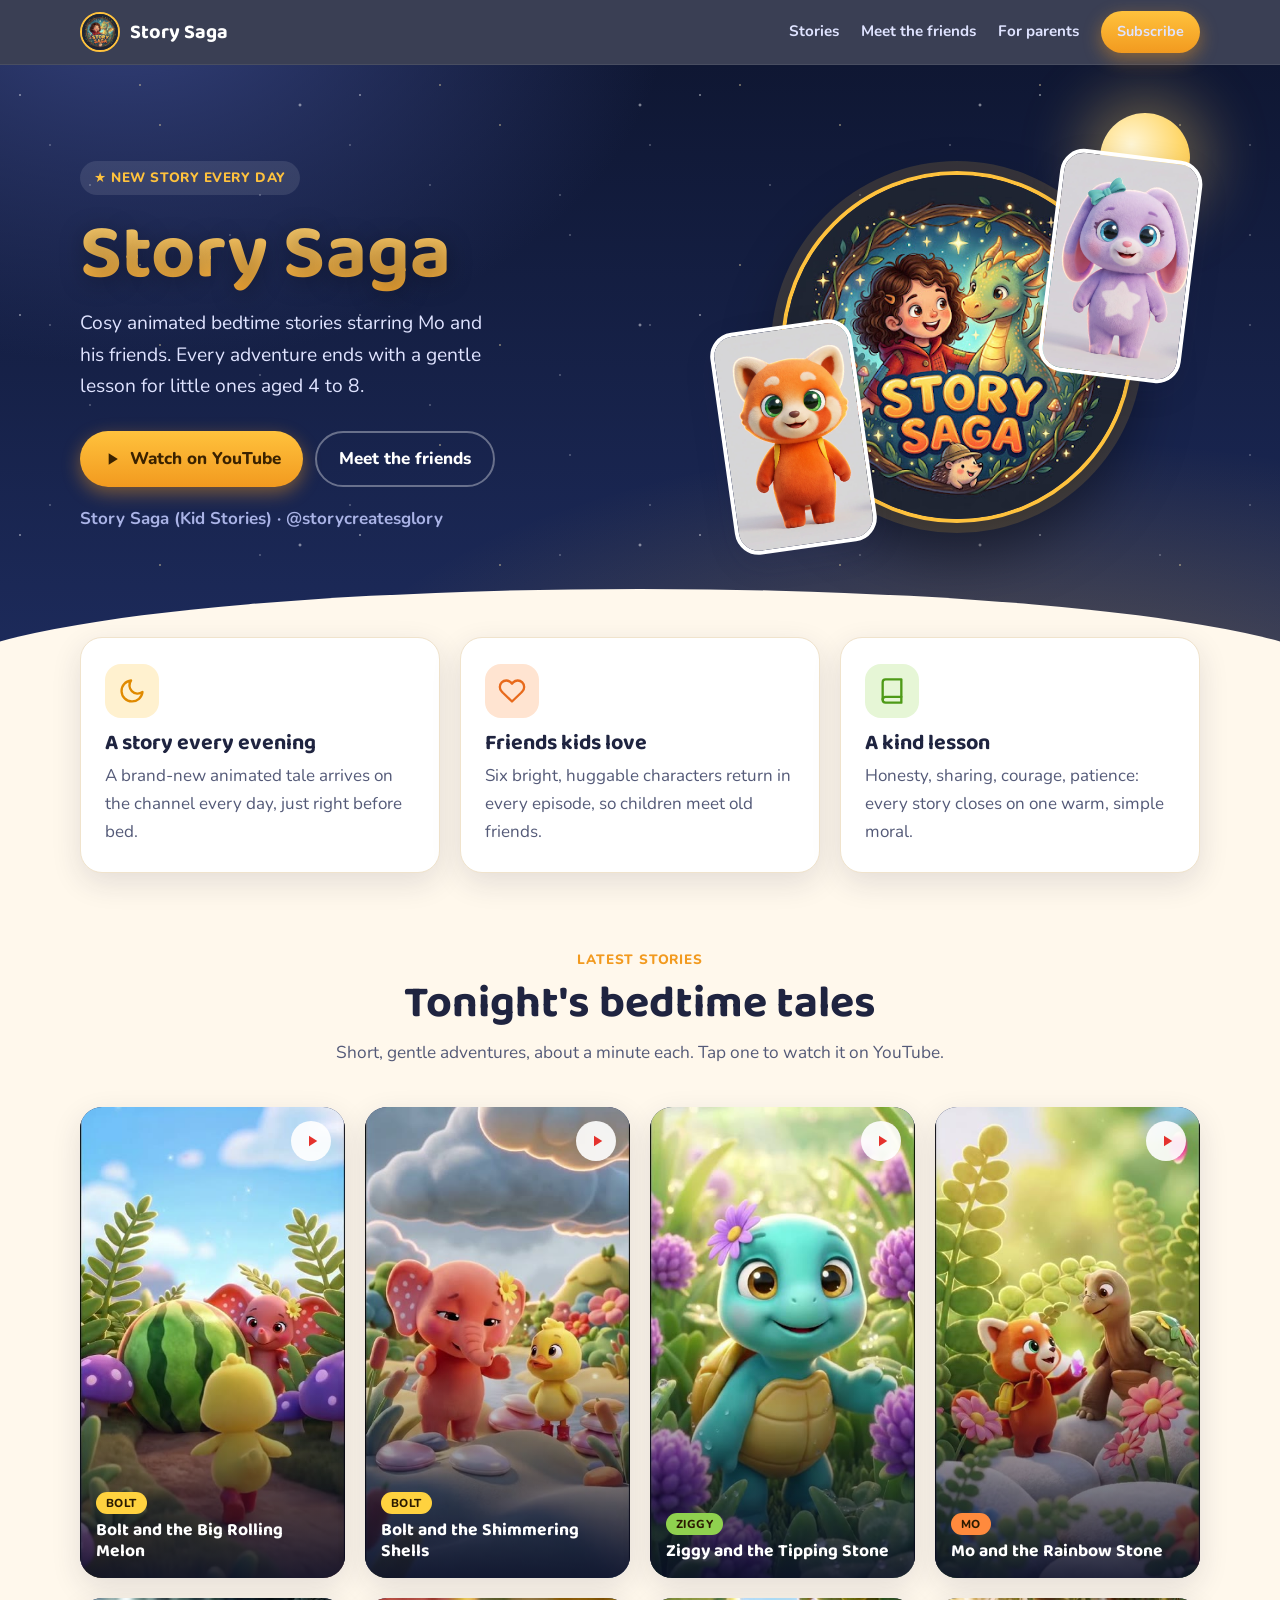
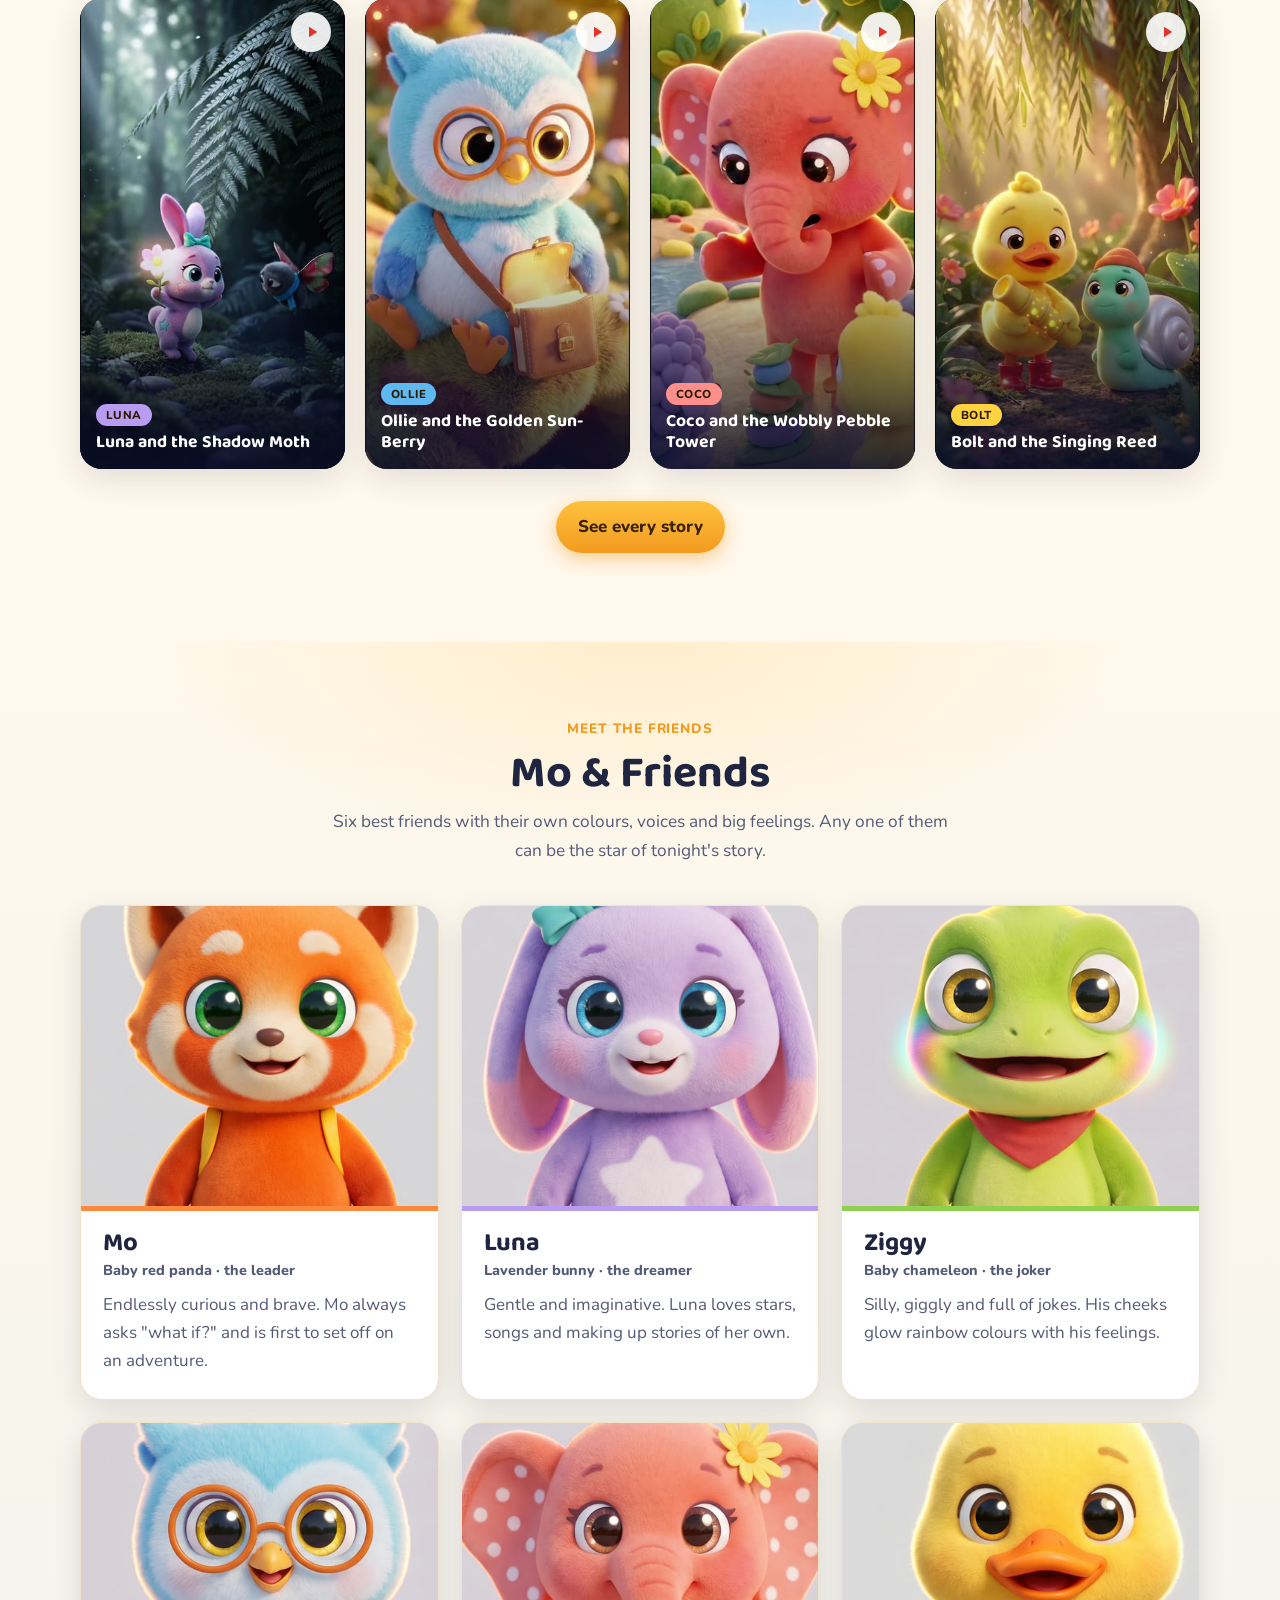
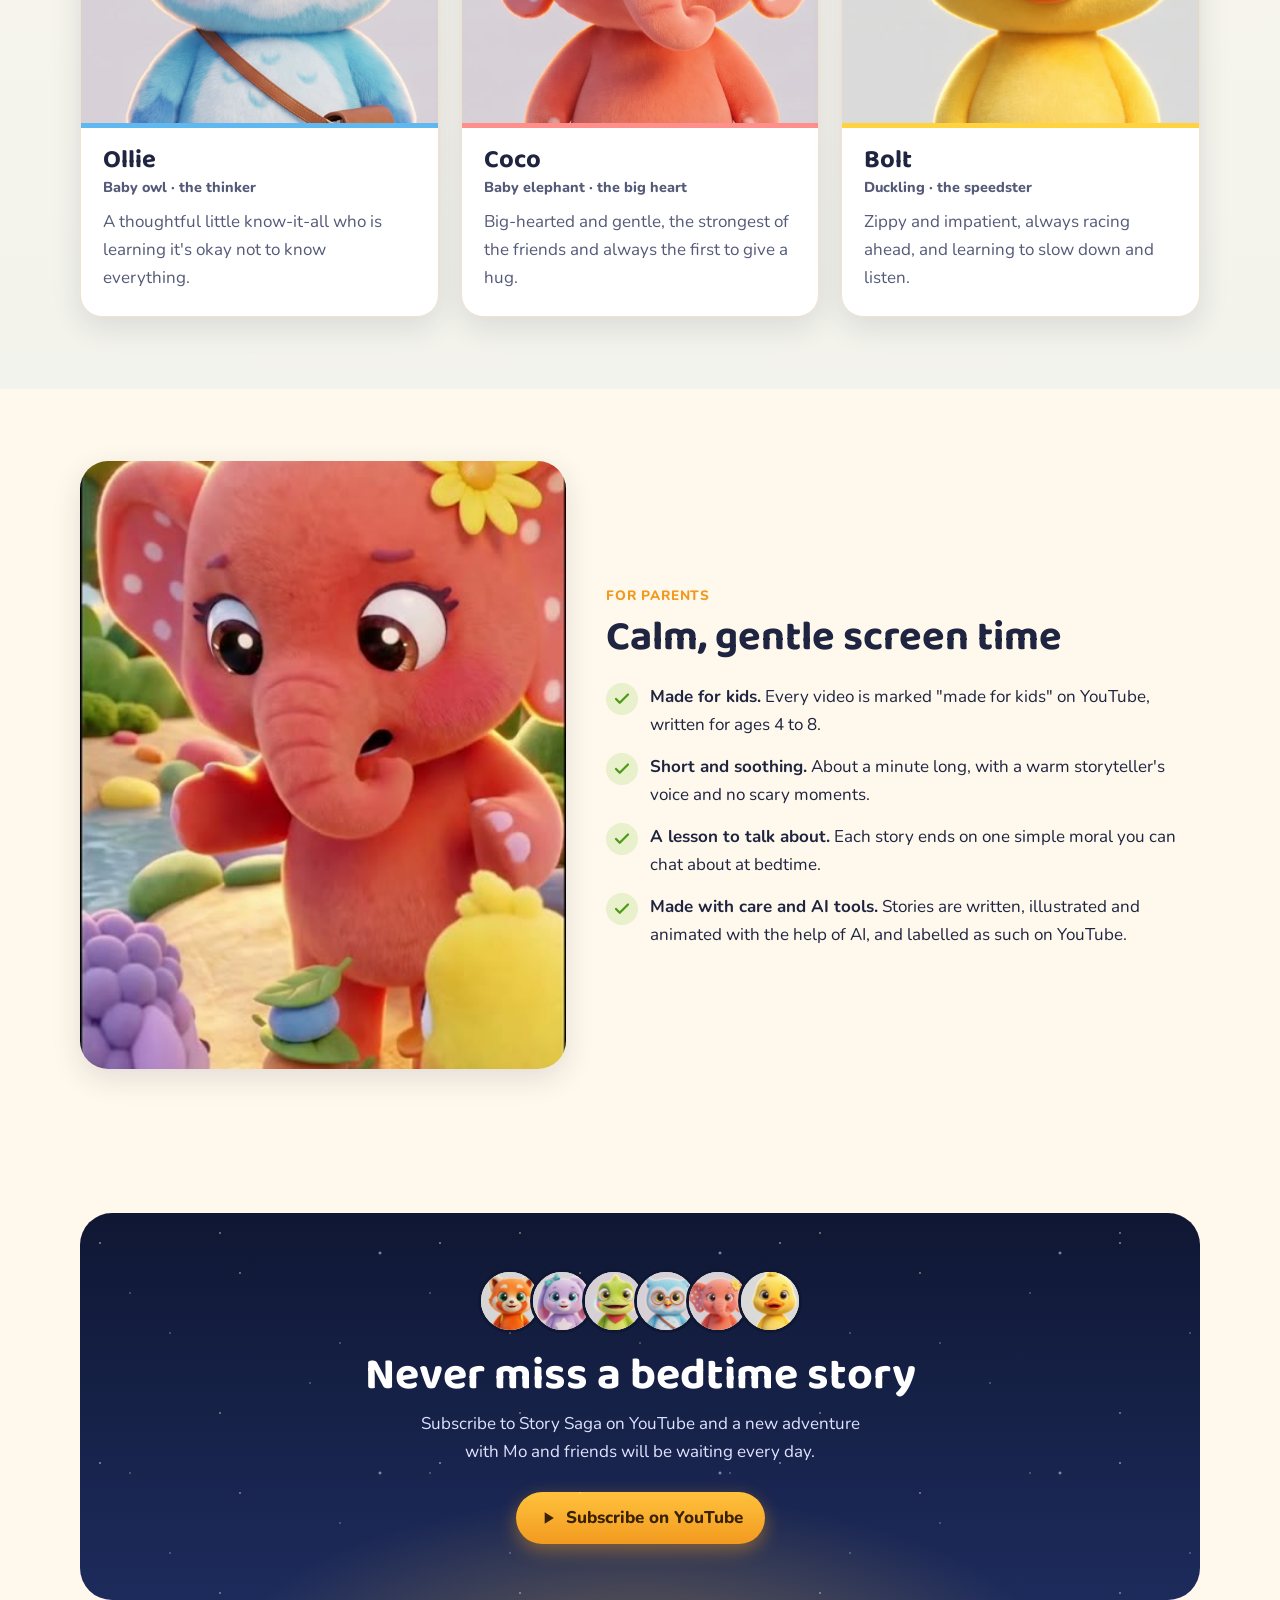
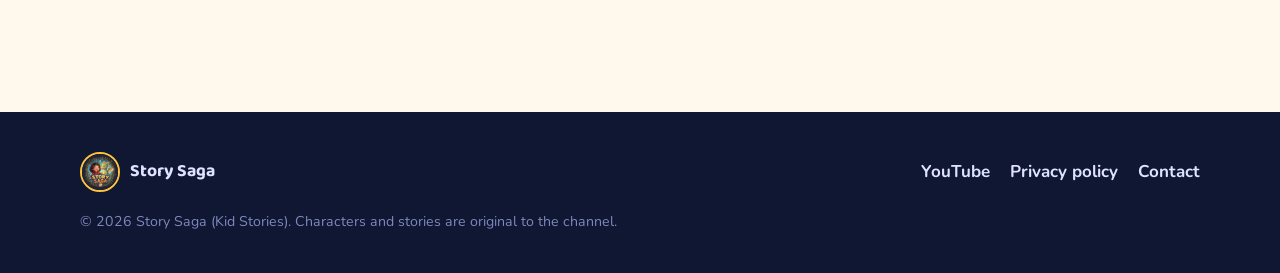
<file: index.html>
<!doctype html>
<html lang="en">
<head>
<meta charset="utf-8">
<meta name="viewport" content="width=device-width,initial-scale=1">
<title>Story Saga</title>
<meta name="description" content="Story Saga (Kid Stories) is a YouTube channel with a new animated bedtime story every day, starring Mo and his friends. Each story ends with a gentle lesson for children aged 4 to 8.">
<meta property="og:title" content="Story Saga - a new bedtime story every day">
<meta property="og:description" content="Gentle animated adventures with Mo and friends, each ending with a kind lesson.">
<meta property="og:image" content="https://umbarsariya.github.io/images/avatar.jpg">
<link rel="icon" href="images/avatar.jpg">
<link rel="preconnect" href="https://fonts.googleapis.com">
<link rel="preconnect" href="https://fonts.gstatic.com" crossorigin>
<link href="https://fonts.googleapis.com/css2?family=Baloo+2:wght@600;700;800&family=Nunito:wght@400;600;700;800&display=swap" rel="stylesheet">
<link rel="stylesheet" href="style.css">
</head>
<body>

<header class="site-header">
  <div class="wrap">
    <a class="brand" href="./"><img src="images/avatar.jpg" alt="">Story Saga</a>
    <nav class="nav" aria-label="Main">
      <a href="#stories">Stories</a>
      <a href="#friends">Meet the friends</a>
      <a href="#parents">For parents</a>
      <a class="btn btn-gold" href="https://www.youtube.com/@storycreatesglory?sub_confirmation=1">Subscribe</a>
    </nav>
  </div>
</header>

<main>
  <section class="hero" aria-labelledby="hero-title">
    <div class="stars" aria-hidden="true"></div>
    <div class="moon" aria-hidden="true"></div>
    <div class="wrap">
      <div>
        <span class="eyebrow">★ New story every day</span>
        <h1 id="hero-title"><span>Story Saga</span></h1>
        <p class="lede">Cosy animated bedtime stories starring Mo and his friends. Every adventure
        ends with a gentle lesson for little ones aged 4 to 8.</p>
        <div class="cta-row">
          <a class="btn btn-gold" href="https://www.youtube.com/@storycreatesglory">
            <svg viewBox="0 0 24 24" fill="currentColor" aria-hidden="true"><path d="M8 5v14l11-7z"/></svg>
            Watch on YouTube
          </a>
          <a class="btn btn-ghost" href="#friends">Meet the friends</a>
        </div>
        <p class="handle">Story Saga (Kid Stories) · @storycreatesglory</p>
      </div>
      <div class="hero-art">
        <img class="badge" src="images/avatar.jpg" alt="The Story Saga logo: a girl and a friendly dragon inside a glowing storybook wreath">
        <img class="peek peek-1" src="images/cast/mo.jpg" alt="Mo the red panda">
        <img class="peek peek-2" src="images/cast/luna.jpg" alt="Luna the bunny">
      </div>
    </div>
    <div class="hill" aria-hidden="true"></div>
  </section>

  <div class="wrap">
    <div class="promises">
      <article class="promise">
        <div class="icon" style="background:#fff1cf;color:#e08a00">
          <svg viewBox="0 0 24 24" fill="none" stroke="currentColor" stroke-width="2" stroke-linecap="round" stroke-linejoin="round" aria-hidden="true"><path d="M21 12.8A9 9 0 1 1 11.2 3a7 7 0 0 0 9.8 9.8z"/></svg>
        </div>
        <h3>A story every evening</h3>
        <p>A brand-new animated tale arrives on the channel every day, just right before bed.</p>
      </article>
      <article class="promise">
        <div class="icon" style="background:#ffe4d1;color:#e86a1c">
          <svg viewBox="0 0 24 24" fill="none" stroke="currentColor" stroke-width="2" stroke-linecap="round" stroke-linejoin="round" aria-hidden="true"><path d="M20.8 4.6a5.5 5.5 0 0 0-7.8 0L12 5.7l-1-1.1a5.5 5.5 0 0 0-7.8 7.8l1 1.1L12 21l7.8-7.5 1-1.1a5.5 5.5 0 0 0 0-7.8z"/></svg>
        </div>
        <h3>Friends kids love</h3>
        <p>Six bright, huggable characters return in every episode, so children meet old friends.</p>
      </article>
      <article class="promise">
        <div class="icon" style="background:#e6f6d6;color:#4e9a17">
          <svg viewBox="0 0 24 24" fill="none" stroke="currentColor" stroke-width="2" stroke-linecap="round" stroke-linejoin="round" aria-hidden="true"><path d="M4 19.5A2.5 2.5 0 0 1 6.5 17H20"/><path d="M6.5 2H20v20H6.5A2.5 2.5 0 0 1 4 19.5v-15A2.5 2.5 0 0 1 6.5 2z"/></svg>
        </div>
        <h3>A kind lesson</h3>
        <p>Honesty, sharing, courage, patience: every story closes on one warm, simple moral.</p>
      </article>
    </div>
  </div>

  <section id="stories" aria-labelledby="stories-title">
    <div class="wrap">
      <div class="section-head">
        <span class="kicker">Latest stories</span>
        <h2 id="stories-title">Tonight's bedtime tales</h2>
        <p>Short, gentle adventures, about a minute each. Tap one to watch it on YouTube.</p>
      </div>
      <div class="stories">
        <a class="story" href="https://www.youtube.com/shorts/jqj30c6T0Xs">
          <img src="images/stories/jqj30c6T0Xs.jpg" alt="" loading="lazy">
          <span class="play"><svg viewBox="0 0 24 24" fill="currentColor" aria-hidden="true"><path d="M8 5v14l11-7z"/></svg></span>
          <span class="title"><span class="tag" style="background:var(--bolt)">Bolt</span><br>Bolt and the Big Rolling Melon</span>
        </a>
        <a class="story" href="https://www.youtube.com/shorts/ZhqukxX6L5s">
          <img src="images/stories/ZhqukxX6L5s.jpg" alt="" loading="lazy">
          <span class="play"><svg viewBox="0 0 24 24" fill="currentColor" aria-hidden="true"><path d="M8 5v14l11-7z"/></svg></span>
          <span class="title"><span class="tag" style="background:var(--bolt)">Bolt</span><br>Bolt and the Shimmering Shells</span>
        </a>
        <a class="story" href="https://www.youtube.com/shorts/Q5MyK6HOIKA">
          <img src="images/stories/Q5MyK6HOIKA.jpg" alt="" loading="lazy">
          <span class="play"><svg viewBox="0 0 24 24" fill="currentColor" aria-hidden="true"><path d="M8 5v14l11-7z"/></svg></span>
          <span class="title"><span class="tag" style="background:var(--ziggy)">Ziggy</span><br>Ziggy and the Tipping Stone</span>
        </a>
        <a class="story" href="https://www.youtube.com/shorts/Xjc6UEvXSuU">
          <img src="images/stories/Xjc6UEvXSuU.jpg" alt="" loading="lazy">
          <span class="play"><svg viewBox="0 0 24 24" fill="currentColor" aria-hidden="true"><path d="M8 5v14l11-7z"/></svg></span>
          <span class="title"><span class="tag" style="background:var(--mo)">Mo</span><br>Mo and the Rainbow Stone</span>
        </a>
        <a class="story" href="https://www.youtube.com/shorts/6L_WPG4n6Bw">
          <img src="images/stories/6L_WPG4n6Bw.jpg" alt="" loading="lazy">
          <span class="play"><svg viewBox="0 0 24 24" fill="currentColor" aria-hidden="true"><path d="M8 5v14l11-7z"/></svg></span>
          <span class="title"><span class="tag" style="background:var(--luna)">Luna</span><br>Luna and the Shadow Moth</span>
        </a>
        <a class="story" href="https://www.youtube.com/shorts/MOPXZLHwCV8">
          <img src="images/stories/MOPXZLHwCV8.jpg" alt="" loading="lazy">
          <span class="play"><svg viewBox="0 0 24 24" fill="currentColor" aria-hidden="true"><path d="M8 5v14l11-7z"/></svg></span>
          <span class="title"><span class="tag" style="background:var(--ollie)">Ollie</span><br>Ollie and the Golden Sun-Berry</span>
        </a>
        <a class="story" href="https://www.youtube.com/shorts/bv9p0d-Ge7k">
          <img src="images/stories/bv9p0d-Ge7k.jpg" alt="" loading="lazy">
          <span class="play"><svg viewBox="0 0 24 24" fill="currentColor" aria-hidden="true"><path d="M8 5v14l11-7z"/></svg></span>
          <span class="title"><span class="tag" style="background:var(--coco)">Coco</span><br>Coco and the Wobbly Pebble Tower</span>
        </a>
        <a class="story" href="https://www.youtube.com/shorts/QGtMG1Obw4E">
          <img src="images/stories/QGtMG1Obw4E.jpg" alt="" loading="lazy">
          <span class="play"><svg viewBox="0 0 24 24" fill="currentColor" aria-hidden="true"><path d="M8 5v14l11-7z"/></svg></span>
          <span class="title"><span class="tag" style="background:var(--bolt)">Bolt</span><br>Bolt and the Singing Reed</span>
        </a>
      </div>
      <p class="center"><a class="btn btn-gold" href="https://www.youtube.com/@storycreatesglory/shorts">See every story</a></p>
    </div>
  </section>

  <section id="friends" class="cast-band" aria-labelledby="friends-title">
    <div class="wrap">
      <div class="section-head">
        <span class="kicker">Meet the friends</span>
        <h2 id="friends-title">Mo &amp; Friends</h2>
        <p>Six best friends with their own colours, voices and big feelings. Any one of them can be
        the star of tonight's story.</p>
      </div>
      <div class="cast">
        <article class="friend f-mo">
          <div class="portrait"><img src="images/cast/mo.jpg" alt="Mo, a tangerine-orange baby red panda with green eyes and a yellow backpack" loading="lazy"></div>
          <div class="body">
            <h3>Mo</h3>
            <div class="species">Baby red panda · the leader</div>
            <p>Endlessly curious and brave. Mo always asks "what if?" and is first to set off on an adventure.</p>
          </div>
        </article>
        <article class="friend f-luna">
          <div class="portrait"><img src="images/cast/luna.jpg" alt="Luna, a lavender bunny with a star on her tummy and a teal bow" loading="lazy"></div>
          <div class="body">
            <h3>Luna</h3>
            <div class="species">Lavender bunny · the dreamer</div>
            <p>Gentle and imaginative. Luna loves stars, songs and making up stories of her own.</p>
          </div>
        </article>
        <article class="friend f-ziggy">
          <div class="portrait"><img src="images/cast/ziggy.jpg" alt="Ziggy, a lime-green baby chameleon with a red bandana" loading="lazy"></div>
          <div class="body">
            <h3>Ziggy</h3>
            <div class="species">Baby chameleon · the joker</div>
            <p>Silly, giggly and full of jokes. His cheeks glow rainbow colours with his feelings.</p>
          </div>
        </article>
        <article class="friend f-ollie">
          <div class="portrait"><img src="images/cast/ollie.jpg" alt="Ollie, a sky-blue baby owl with round orange glasses and a satchel" loading="lazy"></div>
          <div class="body">
            <h3>Ollie</h3>
            <div class="species">Baby owl · the thinker</div>
            <p>A thoughtful little know-it-all who is learning it's okay not to know everything.</p>
          </div>
        </article>
        <article class="friend f-coco">
          <div class="portrait"><img src="images/cast/coco.jpg" alt="Coco, a coral-pink baby elephant with polka-dot ears and a daisy" loading="lazy"></div>
          <div class="body">
            <h3>Coco</h3>
            <div class="species">Baby elephant · the big heart</div>
            <p>Big-hearted and gentle, the strongest of the friends and always the first to give a hug.</p>
          </div>
        </article>
        <article class="friend f-bolt">
          <div class="portrait"><img src="images/cast/bolt.jpg" alt="Bolt, a sunshine-yellow duckling in red rain boots" loading="lazy"></div>
          <div class="body">
            <h3>Bolt</h3>
            <div class="species">Duckling · the speedster</div>
            <p>Zippy and impatient, always racing ahead, and learning to slow down and listen.</p>
          </div>
        </article>
      </div>
    </div>
  </section>

  <section id="parents" aria-labelledby="parents-title">
    <div class="wrap parents">
      <div class="photo">
        <img src="images/stories/bv9p0d-Ge7k.jpg" alt="Coco the elephant and Ollie the owl sharing a glowing berry on a mossy log" loading="lazy">
      </div>
      <div>
        <span class="kicker">For parents</span>
        <h2 id="parents-title" style="font-size:clamp(2rem,4.5vw,2.6rem)">Calm, gentle screen time</h2>
        <ul class="checklist">
          <li><span class="tick"><svg viewBox="0 0 24 24" fill="none" stroke="currentColor" stroke-width="3" stroke-linecap="round" stroke-linejoin="round" aria-hidden="true"><path d="M20 6 9 17l-5-5"/></svg></span>
            <span><strong>Made for kids.</strong> Every video is marked "made for kids" on YouTube, written for ages 4 to 8.</span></li>
          <li><span class="tick"><svg viewBox="0 0 24 24" fill="none" stroke="currentColor" stroke-width="3" stroke-linecap="round" stroke-linejoin="round" aria-hidden="true"><path d="M20 6 9 17l-5-5"/></svg></span>
            <span><strong>Short and soothing.</strong> About a minute long, with a warm storyteller's voice and no scary moments.</span></li>
          <li><span class="tick"><svg viewBox="0 0 24 24" fill="none" stroke="currentColor" stroke-width="3" stroke-linecap="round" stroke-linejoin="round" aria-hidden="true"><path d="M20 6 9 17l-5-5"/></svg></span>
            <span><strong>A lesson to talk about.</strong> Each story ends on one simple moral you can chat about at bedtime.</span></li>
          <li><span class="tick"><svg viewBox="0 0 24 24" fill="none" stroke="currentColor" stroke-width="3" stroke-linecap="round" stroke-linejoin="round" aria-hidden="true"><path d="M20 6 9 17l-5-5"/></svg></span>
            <span><strong>Made with care and AI tools.</strong> Stories are written, illustrated and animated with the help of AI, and labelled as such on YouTube.</span></li>
        </ul>
      </div>
    </div>
  </section>

  <section aria-labelledby="cta-title">
    <div class="wrap">
      <div class="cta-band">
        <div class="stars" aria-hidden="true"></div>
        <div class="faces" aria-hidden="true">
          <img src="images/cast/mo.jpg" alt=""><img src="images/cast/luna.jpg" alt=""><img src="images/cast/ziggy.jpg" alt=""><img src="images/cast/ollie.jpg" alt=""><img src="images/cast/coco.jpg" alt=""><img src="images/cast/bolt.jpg" alt="">
        </div>
        <h2 id="cta-title">Never miss a bedtime story</h2>
        <p>Subscribe to Story Saga on YouTube and a new adventure with Mo and friends will be waiting every day.</p>
        <a class="btn btn-gold" href="https://www.youtube.com/@storycreatesglory?sub_confirmation=1">
          <svg viewBox="0 0 24 24" fill="currentColor" aria-hidden="true"><path d="M8 5v14l11-7z"/></svg>
          Subscribe on YouTube
        </a>
      </div>
    </div>
  </section>
</main>

<footer class="site-footer">
  <div class="wrap">
    <a class="brand" href="./"><img src="images/avatar.jpg" alt="">Story Saga</a>
    <nav aria-label="Footer">
      <a href="https://www.youtube.com/@storycreatesglory">YouTube</a>
      <a href="privacy.html">Privacy policy</a>
      <a href="https://github.com/umbarsariya/umbarsariya.github.io/issues">Contact</a>
    </nav>
    <small>© 2026 Story Saga (Kid Stories). Characters and stories are original to the channel.</small>
  </div>
</footer>

</body>
</html>
</file>
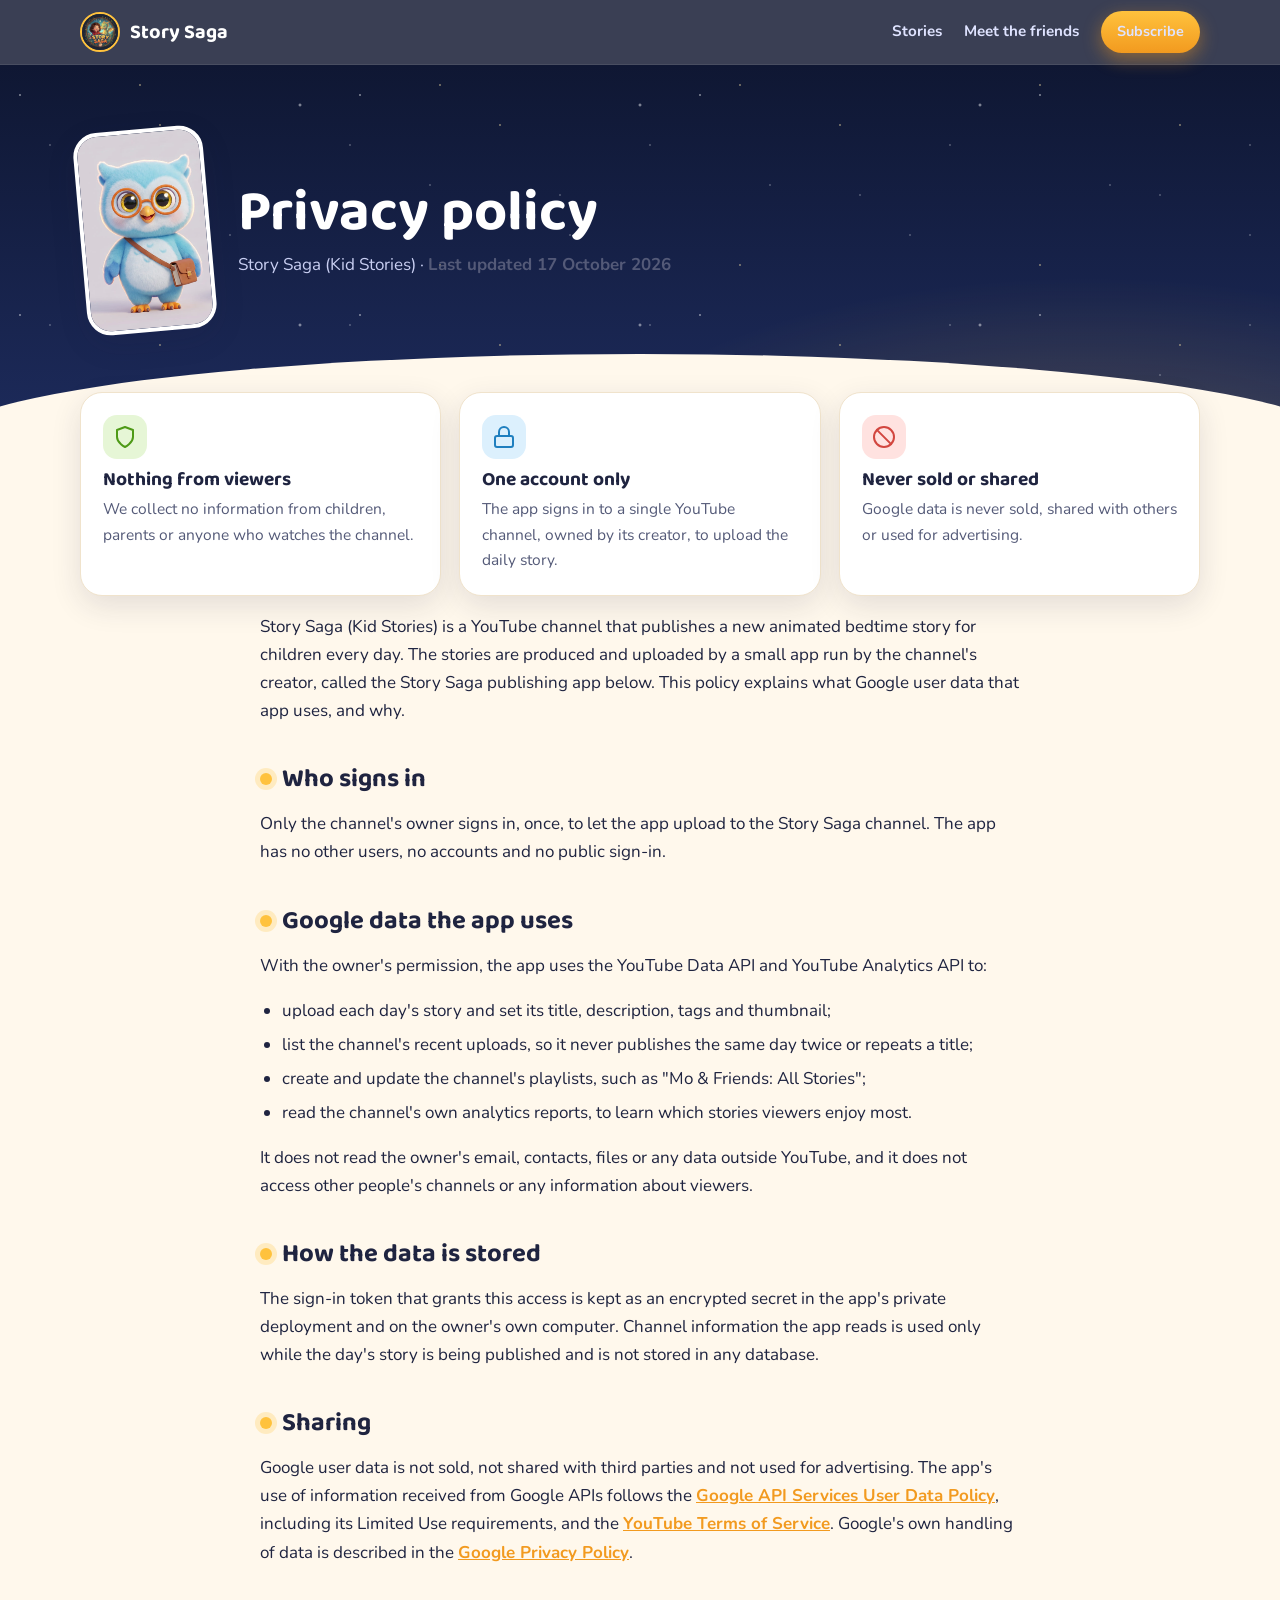
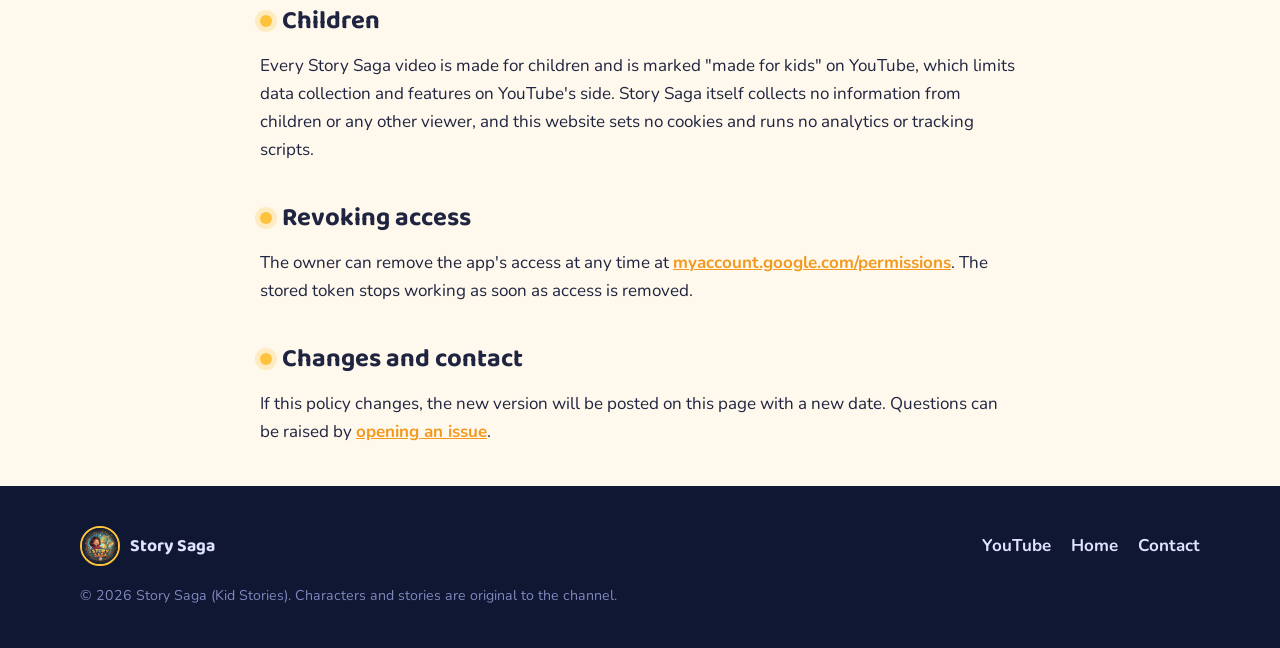
<file: privacy.html>
<!doctype html>
<html lang="en">
<head>
<meta charset="utf-8">
<meta name="viewport" content="width=device-width,initial-scale=1">
<title>Privacy Policy</title>
<meta name="description" content="How the Story Saga publishing app uses Google and YouTube data, and what it never collects.">
<link rel="icon" href="images/avatar.jpg">
<link rel="preconnect" href="https://fonts.googleapis.com">
<link rel="preconnect" href="https://fonts.gstatic.com" crossorigin>
<link href="https://fonts.googleapis.com/css2?family=Baloo+2:wght@600;700;800&family=Nunito:wght@400;600;700;800&display=swap" rel="stylesheet">
<link rel="stylesheet" href="style.css">
</head>
<body>

<header class="site-header">
  <div class="wrap">
    <a class="brand" href="./"><img src="images/avatar.jpg" alt="">Story Saga</a>
    <nav class="nav" aria-label="Main">
      <a href="./#stories">Stories</a>
      <a href="./#friends">Meet the friends</a>
      <a class="btn btn-gold" href="https://www.youtube.com/@storycreatesglory?sub_confirmation=1">Subscribe</a>
    </nav>
  </div>
</header>

<main>
  <section class="page-hero" aria-labelledby="title">
    <div class="stars" aria-hidden="true"></div>
    <div class="wrap">
      <img class="mascot" src="images/cast/ollie.jpg" alt="Ollie the owl, the friend who loves facts">
      <div>
        <h1 id="title">Privacy policy</h1>
        <p>Story Saga (Kid Stories) · <span class="updated">Last updated 17 October 2026</span></p>
      </div>
    </div>
    <div class="hill" aria-hidden="true"></div>
  </section>

  <div class="wrap">
    <div class="summary">
      <div class="card">
        <div class="icon" style="background:#e6f6d6;color:#4e9a17">
          <svg viewBox="0 0 24 24" fill="none" stroke="currentColor" stroke-width="2" stroke-linecap="round" stroke-linejoin="round" aria-hidden="true"><path d="M12 22s8-4 8-10V5l-8-3-8 3v7c0 6 8 10 8 10z"/></svg>
        </div>
        <h3>Nothing from viewers</h3>
        <p>We collect no information from children, parents or anyone who watches the channel.</p>
      </div>
      <div class="card">
        <div class="icon" style="background:#dcf0fd;color:#1f7fbf">
          <svg viewBox="0 0 24 24" fill="none" stroke="currentColor" stroke-width="2" stroke-linecap="round" stroke-linejoin="round" aria-hidden="true"><rect x="3" y="11" width="18" height="11" rx="2"/><path d="M7 11V7a5 5 0 0 1 10 0v4"/></svg>
        </div>
        <h3>One account only</h3>
        <p>The app signs in to a single YouTube channel, owned by its creator, to upload the daily story.</p>
      </div>
      <div class="card">
        <div class="icon" style="background:#ffe2e0;color:#d2463f">
          <svg viewBox="0 0 24 24" fill="none" stroke="currentColor" stroke-width="2" stroke-linecap="round" stroke-linejoin="round" aria-hidden="true"><circle cx="12" cy="12" r="10"/><path d="m4.9 4.9 14.2 14.2"/></svg>
        </div>
        <h3>Never sold or shared</h3>
        <p>Google data is never sold, shared with others or used for advertising.</p>
      </div>
    </div>

    <article class="policy">
      <p>Story Saga (Kid Stories) is a YouTube channel that publishes a new animated bedtime story for
      children every day. The stories are produced and uploaded by a small app run by the channel's
      creator, called the Story Saga publishing app below. This policy explains what Google user
      data that app uses, and why.</p>

      <h2>Who signs in</h2>
      <p>Only the channel's owner signs in, once, to let the app upload to the Story Saga channel.
      The app has no other users, no accounts and no public sign-in.</p>

      <h2>Google data the app uses</h2>
      <p>With the owner's permission, the app uses the YouTube Data API and YouTube Analytics API to:</p>
      <ul>
        <li>upload each day's story and set its title, description, tags and thumbnail;</li>
        <li>list the channel's recent uploads, so it never publishes the same day twice or repeats a title;</li>
        <li>create and update the channel's playlists, such as "Mo &amp; Friends: All Stories";</li>
        <li>read the channel's own analytics reports, to learn which stories viewers enjoy most.</li>
      </ul>
      <p>It does not read the owner's email, contacts, files or any data outside YouTube, and it does
      not access other people's channels or any information about viewers.</p>

      <h2>How the data is stored</h2>
      <p>The sign-in token that grants this access is kept as an encrypted secret in the app's
      private deployment and on the owner's own computer. Channel information the app reads is used
      only while the day's story is being published and is not stored in any database.</p>

      <h2>Sharing</h2>
      <p>Google user data is not sold, not shared with third parties and not used for advertising.
      The app's use of information received from Google APIs follows the
      <a href="https://developers.google.com/terms/api-services-user-data-policy">Google API Services
      User Data Policy</a>, including its Limited Use requirements, and the
      <a href="https://www.youtube.com/t/terms">YouTube Terms of Service</a>. Google's own handling
      of data is described in the <a href="https://policies.google.com/privacy">Google Privacy
      Policy</a>.</p>

      <h2>Children</h2>
      <p>Every Story Saga video is made for children and is marked "made for kids" on YouTube, which
      limits data collection and features on YouTube's side. Story Saga itself collects no
      information from children or any other viewer, and this website sets no cookies and runs no analytics
      or tracking scripts.</p>

      <h2>Revoking access</h2>
      <p>The owner can remove the app's access at any time at
      <a href="https://myaccount.google.com/permissions">myaccount.google.com/permissions</a>.
      The stored token stops working as soon as access is removed.</p>

      <h2>Changes and contact</h2>
      <p>If this policy changes, the new version will be posted on this page with a new date.
      Questions can be raised by
      <a href="https://github.com/umbarsariya/umbarsariya.github.io/issues">opening an issue</a>.</p>
    </article>
  </div>
</main>

<footer class="site-footer">
  <div class="wrap">
    <a class="brand" href="./"><img src="images/avatar.jpg" alt="">Story Saga</a>
    <nav aria-label="Footer">
      <a href="https://www.youtube.com/@storycreatesglory">YouTube</a>
      <a href="./">Home</a>
      <a href="https://github.com/umbarsariya/umbarsariya.github.io/issues">Contact</a>
    </nav>
    <small>© 2026 Story Saga (Kid Stories). Characters and stories are original to the channel.</small>
  </div>
</footer>

</body>
</html>
</file>
<file: style.css>
/* Story Saga - shared styles. Colours are tokens; dark mode redefines them. */
:root {
  --night-1: #0f1733;
  --night-2: #1d2b5c;
  --night-3: #33407a;
  --gold: #ffc23d;
  --gold-deep: #f29a1f;
  --cream: #fff8ec;
  --paper: #ffffff;
  --ink: #1f2440;
  --ink-soft: #545a78;
  --line: #f0e3cc;
  --shadow: 0 10px 30px rgba(31, 36, 64, 0.12);
  --radius: 22px;

  --mo: #ff8a3d;
  --luna: #b79cf2;
  --ziggy: #8fd14f;
  --ollie: #5fb8f0;
  --coco: #ff8f8a;
  --bolt: #ffd23f;

  --bg: var(--cream);
  --card: var(--paper);
  --heading: var(--ink);
  --text: var(--ink);
  --muted: var(--ink-soft);
}

@media (prefers-color-scheme: dark) {
  :root:not([data-theme="light"]) {
    --bg: #0c1229;
    --card: #17204a;
    --heading: #fff3dc;
    --text: #e9e6f5;
    --muted: #b3b5d4;
    --line: #2a3566;
    --shadow: 0 10px 30px rgba(0, 0, 0, 0.35);
  }
}
:root[data-theme="dark"] {
  --bg: #0c1229;
  --card: #17204a;
  --heading: #fff3dc;
  --text: #e9e6f5;
  --muted: #b3b5d4;
  --line: #2a3566;
  --shadow: 0 10px 30px rgba(0, 0, 0, 0.35);
}

*,
*::before,
*::after {
  box-sizing: border-box;
}

html {
  scroll-behavior: smooth;
}

body {
  margin: 0;
  background: var(--bg);
  color: var(--text);
  font: 17px/1.65 "Nunito", system-ui, -apple-system, "Segoe UI", Roboto, sans-serif;
  overflow-x: hidden;
}

img {
  max-width: 100%;
  display: block;
}

a {
  color: inherit;
}

h1,
h2,
h3 {
  font-family: "Baloo 2", "Nunito", system-ui, sans-serif;
  color: var(--heading);
  line-height: 1.1;
  margin: 0;
}

.wrap {
  width: min(1120px, 100% - 32px);
  margin-inline: auto;
}

/* ---- header ---------------------------------------------------------------------------- */

.site-header {
  position: sticky;
  top: 0;
  z-index: 10;
  background: rgba(15, 23, 51, 0.82);
  backdrop-filter: blur(10px);
  -webkit-backdrop-filter: blur(10px);
  border-bottom: 1px solid rgba(255, 255, 255, 0.08);
}

.site-header .wrap {
  display: flex;
  align-items: center;
  justify-content: space-between;
  gap: 16px;
  min-height: 64px;
}

.brand {
  display: flex;
  align-items: center;
  gap: 10px;
  text-decoration: none;
  color: #fff;
  font: 700 1.25rem/1 "Baloo 2", system-ui, sans-serif;
}

.brand img {
  width: 40px;
  height: 40px;
  border-radius: 50%;
  border: 2px solid var(--gold);
}

.nav {
  display: flex;
  align-items: center;
  gap: 22px;
}

.nav a {
  color: #dfe3ff;
  text-decoration: none;
  font-weight: 700;
  font-size: 0.95rem;
}

.nav a:hover {
  color: var(--gold);
}

.btn {
  display: inline-flex;
  align-items: center;
  gap: 8px;
  padding: 12px 22px;
  border-radius: 999px;
  font-weight: 800;
  text-decoration: none;
  transition: transform 0.15s ease, box-shadow 0.15s ease;
}

.btn:hover {
  transform: translateY(-2px);
}

.btn-gold {
  background: linear-gradient(180deg, var(--gold), var(--gold-deep));
  color: #3a2200;
  box-shadow: 0 6px 18px rgba(242, 154, 31, 0.45);
}

.btn-ghost {
  color: #fff;
  border: 2px solid rgba(255, 255, 255, 0.35);
}

.btn-ghost:hover {
  border-color: var(--gold);
}

.btn svg {
  width: 20px;
  height: 20px;
}

.nav .btn {
  padding: 9px 16px;
  font-size: 0.9rem;
}

/* ---- hero: a night sky ------------------------------------------------------------------- */

.hero {
  position: relative;
  overflow: hidden;
  color: #fff;
  background:
    radial-gradient(1200px 500px at 80% 110%, rgba(255, 194, 61, 0.28), transparent 60%),
    radial-gradient(900px 600px at 10% -10%, var(--night-3), transparent 60%),
    linear-gradient(180deg, var(--night-1), var(--night-2));
  padding: 72px 0 120px;
}

.stars,
.stars::before,
.stars::after {
  position: absolute;
  inset: 0;
  pointer-events: none;
  background-repeat: repeat;
}

.stars {
  background-image:
    radial-gradient(1.5px 1.5px at 20px 30px, #fff, transparent),
    radial-gradient(1px 1px at 90px 120px, #fff, transparent),
    radial-gradient(1.5px 1.5px at 160px 60px, #ffe8a8, transparent),
    radial-gradient(1px 1px at 230px 170px, #fff, transparent),
    radial-gradient(2px 2px at 300px 40px, #fff, transparent);
  background-size: 340px 220px;
  opacity: 0.7;
  animation: twinkle 6s ease-in-out infinite alternate;
}

.stars::before {
  content: "";
  background-image:
    radial-gradient(1px 1px at 50px 80px, #fff, transparent),
    radial-gradient(1.5px 1.5px at 140px 20px, #ffe8a8, transparent),
    radial-gradient(1px 1px at 260px 130px, #fff, transparent);
  background-size: 300px 180px;
  animation: twinkle 4s ease-in-out infinite alternate-reverse;
}

@keyframes twinkle {
  from {
    opacity: 0.35;
  }
  to {
    opacity: 0.9;
  }
}

.moon {
  position: absolute;
  top: 48px;
  right: 7%;
  width: 90px;
  height: 90px;
  border-radius: 50%;
  background: radial-gradient(circle at 35% 35%, #fff6d6, #ffd76a 60%, #f5b83b);
  box-shadow: 0 0 60px 18px rgba(255, 210, 100, 0.35);
}

.hero .wrap {
  position: relative;
  display: grid;
  grid-template-columns: 1.1fr 0.9fr;
  align-items: center;
  gap: 40px;
}

.eyebrow {
  display: inline-flex;
  align-items: center;
  gap: 8px;
  padding: 6px 14px;
  border-radius: 999px;
  background: rgba(255, 255, 255, 0.1);
  color: var(--gold);
  font-weight: 800;
  font-size: 0.85rem;
  letter-spacing: 0.04em;
  text-transform: uppercase;
}

.hero h1 {
  color: #fff;
  font-size: clamp(2.8rem, 7vw, 4.8rem);
  margin: 18px 0 10px;
  text-shadow: 0 4px 24px rgba(0, 0, 0, 0.35);
}

.hero h1 span {
  background: linear-gradient(180deg, #ffe08a, var(--gold-deep));
  -webkit-background-clip: text;
  background-clip: text;
  color: transparent;
}

.hero .lede {
  font-size: 1.2rem;
  color: #dfe3ff;
  max-width: 34ch;
  margin: 0 0 28px;
}

.hero .handle {
  color: #aab3e6;
  font-weight: 700;
  margin: 18px 0 0;
}

.cta-row {
  display: flex;
  flex-wrap: wrap;
  gap: 12px;
}

.hero-art {
  position: relative;
  justify-self: center;
  width: min(420px, 100%);
  aspect-ratio: 1;
}

.hero-art .badge {
  position: absolute;
  inset: 8%;
  border-radius: 50%;
  border: 4px solid var(--gold);
  box-shadow: 0 0 0 10px rgba(255, 194, 61, 0.15), 0 30px 60px rgba(0, 0, 0, 0.45);
  object-fit: cover;
  width: 84%;
  height: 84%;
}

.hero-art .peek {
  position: absolute;
  width: 34%;
  border-radius: 24px;
  border: 4px solid #fff;
  box-shadow: var(--shadow);
  animation: bob 5s ease-in-out infinite;
}

.peek-1 {
  left: -6%;
  bottom: 2%;
  transform: rotate(-8deg);
}

.peek-2 {
  right: -6%;
  top: 4%;
  transform: rotate(7deg);
  animation-delay: -2.5s !important;
}

@keyframes bob {
  0%,
  100% {
    translate: 0 0;
  }
  50% {
    translate: 0 -10px;
  }
}

.hill {
  position: absolute;
  left: -5%;
  right: -5%;
  bottom: -2px;
  height: 90px;
  background: var(--bg);
  border-radius: 50% 50% 0 0 / 100% 100% 0 0;
}

/* ---- sections ------------------------------------------------------------------------------ */

section {
  padding: 72px 0;
}

.section-head {
  text-align: center;
  max-width: 640px;
  margin: 0 auto 40px;
}

.section-head h2 {
  font-size: clamp(2rem, 4.5vw, 2.8rem);
  margin-bottom: 10px;
}

.section-head p {
  color: var(--muted);
  margin: 0;
  font-size: 1.08rem;
}

.kicker {
  display: inline-block;
  font-weight: 800;
  font-size: 0.85rem;
  letter-spacing: 0.06em;
  text-transform: uppercase;
  color: var(--gold-deep);
  margin-bottom: 8px;
}

/* promises */

.promises {
  display: grid;
  grid-template-columns: repeat(3, 1fr);
  gap: 20px;
  margin-top: -40px;
  position: relative;
}

.promise {
  background: var(--card);
  border: 1px solid var(--line);
  border-radius: var(--radius);
  padding: 26px 24px;
  box-shadow: var(--shadow);
}

.promise .icon {
  width: 54px;
  height: 54px;
  border-radius: 16px;
  display: grid;
  place-items: center;
  margin-bottom: 14px;
}

.promise .icon svg {
  width: 28px;
  height: 28px;
}

.promise h3 {
  font-size: 1.35rem;
  margin-bottom: 6px;
}

.promise p {
  margin: 0;
  color: var(--muted);
}

/* stories */

.stories {
  display: grid;
  grid-template-columns: repeat(4, 1fr);
  gap: 20px;
}

.story {
  position: relative;
  display: block;
  border-radius: var(--radius);
  overflow: hidden;
  aspect-ratio: 9 / 16;
  text-decoration: none;
  box-shadow: var(--shadow);
  background: var(--night-2);
  isolation: isolate;
}

.story img {
  width: 100%;
  height: 100%;
  object-fit: cover;
  transition: transform 0.4s ease;
}

.story:hover img {
  transform: scale(1.05);
}

.story::after {
  content: "";
  position: absolute;
  inset: 0;
  background: linear-gradient(180deg, transparent 50%, rgba(10, 14, 40, 0.88));
  z-index: 1;
}

.story .play {
  position: absolute;
  top: 14px;
  right: 14px;
  z-index: 2;
  width: 40px;
  height: 40px;
  border-radius: 50%;
  background: rgba(255, 255, 255, 0.9);
  display: grid;
  place-items: center;
  color: #e5322d;
}

.story .play svg {
  width: 18px;
  height: 18px;
  margin-left: 2px;
}

.story .title {
  position: absolute;
  left: 16px;
  right: 16px;
  bottom: 16px;
  z-index: 2;
  color: #fff;
  font: 700 1.1rem/1.2 "Baloo 2", system-ui, sans-serif;
}

.story .tag {
  display: inline-block;
  margin-bottom: 6px;
  padding: 2px 10px;
  border-radius: 999px;
  font: 800 0.72rem/1.6 "Nunito", sans-serif;
  letter-spacing: 0.04em;
  text-transform: uppercase;
  color: #2a1a00;
}

.center {
  text-align: center;
  margin-top: 32px;
}

/* cast */

.cast-band {
  background:
    radial-gradient(700px 300px at 50% 0%, rgba(255, 194, 61, 0.18), transparent 70%),
    linear-gradient(180deg, transparent, rgba(95, 184, 240, 0.08));
}

.cast {
  display: grid;
  grid-template-columns: repeat(3, 1fr);
  gap: 22px;
}

.friend {
  background: var(--card);
  border: 1px solid var(--line);
  border-radius: var(--radius);
  overflow: hidden;
  box-shadow: var(--shadow);
  transition: transform 0.2s ease;
}

.friend:hover {
  transform: translateY(-4px) rotate(-0.5deg);
}

.friend .portrait {
  background: #d6d6d8;
  height: 300px;
  overflow: hidden;
}

.friend .portrait img {
  width: 100%;
  height: 100%;
  object-fit: cover;
  object-position: center 35%;
  transition: transform 0.3s ease;
}

.friend:hover .portrait img {
  transform: scale(1.06);
}

.friend .body {
  padding: 18px 22px 24px;
  border-top: 5px solid var(--accent);
}

.friend h3 {
  font-size: 1.6rem;
}

.friend .species {
  color: var(--accent-ink, var(--muted));
  font-weight: 800;
  font-size: 0.9rem;
  margin: 2px 0 8px;
}

.friend p {
  margin: 0;
  color: var(--muted);
}

.f-mo { --accent: var(--mo); }
.f-luna { --accent: var(--luna); }
.f-ziggy { --accent: var(--ziggy); }
.f-ollie { --accent: var(--ollie); }
.f-coco { --accent: var(--coco); }
.f-bolt { --accent: var(--bolt); }

/* parents */

.parents {
  display: grid;
  grid-template-columns: 0.9fr 1.1fr;
  gap: 40px;
  align-items: center;
}

.parents .photo {
  border-radius: 28px;
  overflow: hidden;
  box-shadow: var(--shadow);
  aspect-ratio: 4 / 5;
}

.parents .photo img {
  width: 100%;
  height: 100%;
  object-fit: cover;
}

.checklist {
  list-style: none;
  padding: 0;
  margin: 22px 0 0;
  display: grid;
  gap: 14px;
}

.checklist li {
  display: grid;
  grid-template-columns: 32px 1fr;
  gap: 12px;
  align-items: start;
}

.checklist .tick {
  width: 32px;
  height: 32px;
  border-radius: 50%;
  background: rgba(143, 209, 79, 0.2);
  color: #4e9a17;
  display: grid;
  place-items: center;
}

.checklist .tick svg {
  width: 18px;
  height: 18px;
}

.checklist strong {
  color: var(--heading);
}

/* closing call to action */

.cta-band {
  position: relative;
  overflow: hidden;
  border-radius: 32px;
  padding: 56px 32px;
  text-align: center;
  color: #fff;
  background:
    radial-gradient(600px 260px at 50% 120%, rgba(255, 194, 61, 0.35), transparent 70%),
    linear-gradient(180deg, var(--night-1), var(--night-2));
}

.cta-band h2 {
  color: #fff;
  font-size: clamp(2rem, 4.5vw, 2.8rem);
  margin-bottom: 10px;
}

.cta-band p {
  color: #dfe3ff;
  margin: 0 auto 26px;
  max-width: 46ch;
}

.cta-band .faces {
  display: flex;
  justify-content: center;
  margin-bottom: 18px;
}

.cta-band .faces img {
  width: 64px;
  height: 64px;
  border-radius: 50%;
  object-fit: cover;
  object-position: center 18%;
  border: 3px solid var(--night-1);
  margin-left: -12px;
  background: #fff;
}

.cta-band .faces img:first-child {
  margin-left: 0;
}

/* ---- privacy page ---------------------------------------------------------------------- */

.page-hero {
  position: relative;
  overflow: hidden;
  color: #fff;
  padding: 64px 0 110px;
  background:
    radial-gradient(900px 400px at 85% 120%, rgba(255, 194, 61, 0.25), transparent 60%),
    linear-gradient(180deg, var(--night-1), var(--night-2));
}

.page-hero .wrap {
  position: relative;
  display: flex;
  align-items: center;
  gap: 28px;
}

.page-hero h1 {
  color: #fff;
  font-size: clamp(2.4rem, 6vw, 3.6rem);
  margin-bottom: 6px;
}

.page-hero p {
  margin: 0;
  color: #c9cff2;
}

.page-hero .mascot {
  width: 130px;
  flex: none;
  border-radius: 24px;
  border: 4px solid #fff;
  background: #fff;
  box-shadow: var(--shadow);
  transform: rotate(-5deg);
}

.summary {
  display: grid;
  grid-template-columns: repeat(3, 1fr);
  gap: 18px;
  margin-top: -50px;
  position: relative;
}

.summary .card {
  background: var(--card);
  border: 1px solid var(--line);
  border-radius: var(--radius);
  padding: 22px;
  box-shadow: var(--shadow);
}

.summary .card h3 {
  font-size: 1.2rem;
  margin: 10px 0 6px;
}

.summary .card p {
  margin: 0;
  color: var(--muted);
  font-size: 0.97rem;
}

.summary .card .icon {
  width: 44px;
  height: 44px;
  border-radius: 14px;
  display: grid;
  place-items: center;
}

.summary .card .icon svg {
  width: 24px;
  height: 24px;
}

.policy {
  max-width: 760px;
  margin: 0 auto;
}

.policy h2 {
  font-size: 1.6rem;
  margin: 40px 0 10px;
  display: flex;
  align-items: center;
  gap: 10px;
}

.policy h2::before {
  content: "";
  width: 12px;
  height: 12px;
  border-radius: 50%;
  background: var(--gold);
  box-shadow: 0 0 0 5px rgba(255, 194, 61, 0.25);
  flex: none;
}

.policy p,
.policy li {
  color: var(--text);
}

.policy ul {
  padding-left: 22px;
}

.policy li {
  margin: 6px 0;
}

.policy a {
  color: var(--gold-deep);
  font-weight: 700;
}

.updated {
  color: var(--muted);
  font-weight: 700;
}

/* ---- footer ------------------------------------------------------------------------------ */

.site-footer {
  margin-top: 40px;
  padding: 40px 0;
  background: var(--night-1);
  color: #aab3e6;
}

.site-footer .wrap {
  display: flex;
  flex-wrap: wrap;
  align-items: center;
  justify-content: space-between;
  gap: 18px;
}

.site-footer .brand {
  font-size: 1.1rem;
}

.site-footer nav {
  display: flex;
  flex-wrap: wrap;
  gap: 20px;
}

.site-footer a {
  color: #dfe3ff;
  text-decoration: none;
  font-weight: 700;
}

.site-footer a:hover {
  color: var(--gold);
}

.site-footer small {
  width: 100%;
  color: #7f88bd;
}

/* ---- responsive -------------------------------------------------------------------------- */

@media (max-width: 900px) {
  .hero .wrap,
  .parents {
    grid-template-columns: 1fr;
  }
  .hero {
    padding-top: 48px;
    text-align: center;
  }
  .hero .lede {
    margin-inline: auto;
  }
  .cta-row {
    justify-content: center;
  }
  .hero-art {
    width: min(320px, 80%);
    order: -1;
  }
  .stories {
    grid-template-columns: repeat(2, 1fr);
  }
  .cast,
  .promises,
  .summary {
    grid-template-columns: 1fr 1fr;
  }
  .moon {
    width: 60px;
    height: 60px;
  }
}

@media (max-width: 600px) {
  .nav a:not(.btn) {
    display: none;
  }
  .promises,
  .summary {
    grid-template-columns: 1fr;
  }
  .cast {
    gap: 12px;
  }
  .friend .portrait {
    height: 170px;
  }
  .friend .body {
    padding: 12px 14px 16px;
  }
  .friend h3 {
    font-size: 1.3rem;
  }
  .friend p {
    font-size: 0.9rem;
  }
  .stories {
    gap: 12px;
  }
  .story .title {
    font-size: 0.95rem;
    left: 12px;
    right: 12px;
    bottom: 12px;
  }
  .page-hero .wrap {
    flex-direction: column;
    text-align: center;
  }
  .page-hero .mascot {
    width: 100px;
  }
  section {
    padding: 56px 0;
  }
}

@media (prefers-reduced-motion: reduce) {
  *,
  *::before,
  *::after {
    animation: none !important;
    transition: none !important;
  }
}
</file>
